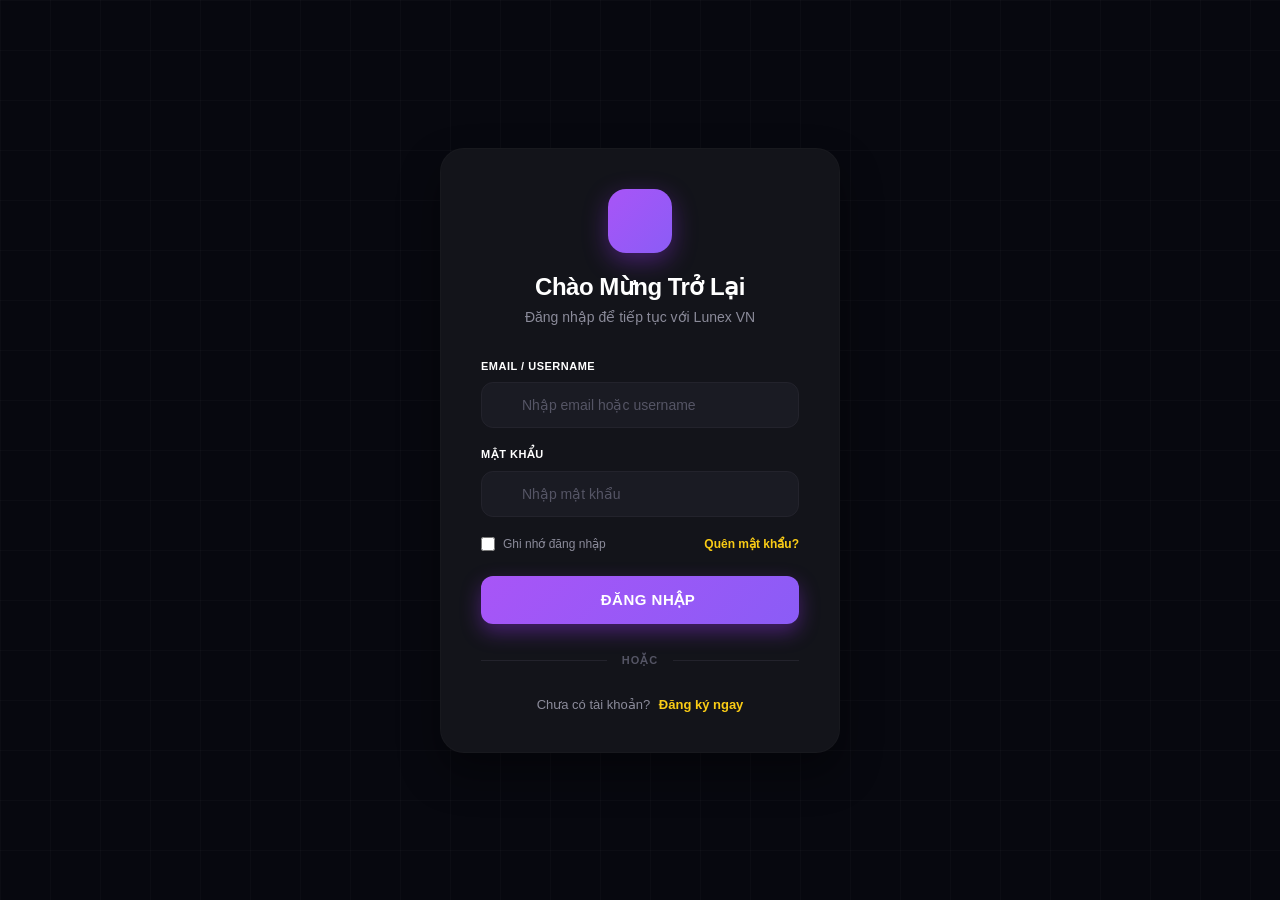
<file: admin.html>
<!DOCTYPE html>
<html lang="vi">
<head>
    <meta charset="UTF-8">
    <meta name="viewport" content="width=device-width, initial-scale=1.0">
    <title>Admin Panel - Lunex VN</title>
    <link rel="stylesheet" href="https://cdnjs.cloudflare.com/ajax/libs/font-awesome/6.4.0/css/all.min.css">
    <link href="https://fonts.googleapis.com/css2?family=Inter:wght@300;400;500;600;700;800&display=swap" rel="stylesheet">
    <link rel="stylesheet" href="admin.css">
<script src="security.js"></script>
<script>
window.onerror = function(msg, url, lineNo, columnNo, error) {
    const errDiv = document.createElement('div');
    errDiv.style.cssText = 'position:fixed;top:10px;left:50%;transform:translateX(-50%);background:red;color:white;padding:15px;z-index:99999;border-radius:8px;font-family:monospace;max-width:90%;word-wrap:break-word;';
    errDiv.innerHTML = `<strong>LỖI HỆ THỐNG:</strong> ${msg}<br><small>Dòng: ${lineNo}</small>`;
    document.body.appendChild(errDiv);
    return false;
};
</script>
</head>
<body>
    <div class="admin-layout">
        
        <!-- Sidebar -->
        <aside class="admin-sidebar">
            <div class="sidebar-header">
                <div class="logo">
                    <i class="fa-solid fa-crown" style="color: var(--accent-purple-light);"></i>
                    <span>Lunex Admin</span>
                </div>
            </div>
            
            <ul class="sidebar-nav">
                <li class="nav-item">
                    <a href="index.html" class="nav-link">
                        <i class="fa-solid fa-store"></i>
                        <span>Xem Cửa Hàng</span>
                    </a>
                </li>
                <li class="nav-item active" onclick="switchTab('dashboard', this)">
                    <a href="#" class="nav-link">
                        <i class="fa-solid fa-chart-line"></i>
                        <span>Trang Tổng Quan</span>
                    </a>
                </li>
                <li class="nav-item" onclick="switchTab('members', this)">
                    <a href="#" class="nav-link">
                        <i class="fa-solid fa-users"></i>
                        <span>Quản Lý Thành Viên</span>
                    </a>
                </li>
                <li class="nav-item" onclick="switchTab('products', this)">
                    <a href="#" class="nav-link">
                        <i class="fa-solid fa-box-open"></i>
                        <span>Quản Lý Sản Phẩm</span>
                    </a>
                </li>
                <li class="nav-item">
                    <a href="#" class="nav-link">
                        <i class="fa-solid fa-gear"></i>
                        <span>Cài Đặt Hệ Thống</span>
                    </a>
                </li>
            </ul>
        </aside>

        <!-- Main Content -->
        <main class="admin-main">
            <!-- Top Header -->
            <header class="main-header">
                <div class="header-search">
                    <i class="fa-solid fa-magnifying-glass"></i>
                    <input type="text" placeholder="Tìm kiếm nhanh...">
                </div>
                <div class="header-profile" style="display: flex; gap: 15px; align-items: center;">
                    <button onclick="if(confirm('Xóa sạch dữ liệu lỗi?')) { localStorage.removeItem('zermango_users'); localStorage.removeItem('zermango_products'); location.reload(); }" style="background: red; color: white; border: none; padding: 5px 10px; border-radius: 5px; cursor: pointer; font-size: 12px; font-weight: bold;"><i class="fa-solid fa-trash"></i> FIX LỖI (Reset Dữ Liệu)</button>
                    <div class="admin-avatar">
                        <i class="fa-solid fa-user-shield"></i>
                    </div>
                    <span id="admin-name">Administrator</span>
                </div>
            </header>

            <!-- Dashboard Content -->
            <div class="dashboard-content">
                <!-- Dashboard Tab -->
                <div id="tab-dashboard" class="tab-content active">
                    <div class="page-header">
                        <h2>Trang Tổng Quan</h2>
                    </div>

                    <!-- Statistics Cards Grid -->
                    <div style="display: grid; grid-template-columns: repeat(auto-fit, minmax(240px, 1fr)); gap: 20px; margin-bottom: 30px;">
                        <!-- Revenue Card -->
                        <div style="background: var(--bg-card); border: 1px solid var(--border-color-card); padding: 25px; border-radius: 16px; display: flex; align-items: center; justify-content: space-between; box-shadow: 0 4px 6px -1px rgba(0,0,0,0.1);">
                            <div>
                                <span style="color: var(--text-muted); font-size: 14px; font-weight: 500;">Doanh Thu Web</span>
                                <h3 id="stat-revenue" style="font-size: 24px; font-weight: 700; margin: 10px 0 0 0; color: #10b981;">0 đ</h3>
                            </div>
                            <div style="background: rgba(16, 185, 129, 0.1); color: #10b981; width: 50px; height: 50px; border-radius: 12px; display: flex; align-items: center; justify-content: center; font-size: 24px;">
                                <i class="fa-solid fa-sack-dollar"></i>
                            </div>
                        </div>

                        <!-- Users Card -->
                        <div style="background: var(--bg-card); border: 1px solid var(--border-color-card); padding: 25px; border-radius: 16px; display: flex; align-items: center; justify-content: space-between; box-shadow: 0 4px 6px -1px rgba(0,0,0,0.1);">
                            <div>
                                <span style="color: var(--text-muted); font-size: 14px; font-weight: 500;">Tài Khoản User</span>
                                <h3 id="stat-users-count" style="font-size: 24px; font-weight: 700; margin: 10px 0 0 0; color: #60a5fa;">0</h3>
                            </div>
                            <div style="background: rgba(96, 165, 250, 0.1); color: #60a5fa; width: 50px; height: 50px; border-radius: 12px; display: flex; align-items: center; justify-content: center; font-size: 24px;">
                                <i class="fa-solid fa-users"></i>
                            </div>
                        </div>

                        <!-- Categories Card -->
                        <div style="background: var(--bg-card); border: 1px solid var(--border-color-card); padding: 25px; border-radius: 16px; display: flex; align-items: center; justify-content: space-between; box-shadow: 0 4px 6px -1px rgba(0,0,0,0.1);">
                            <div>
                                <span style="color: var(--text-muted); font-size: 14px; font-weight: 500;">Danh Mục Sản Phẩm</span>
                                <h3 id="stat-products-count" style="font-size: 24px; font-weight: 700; margin: 10px 0 0 0; color: #a855f7;">0</h3>
                            </div>
                            <div style="background: rgba(168, 85, 247, 0.1); color: #a855f7; width: 50px; height: 50px; border-radius: 12px; display: flex; align-items: center; justify-content: center; font-size: 24px;">
                                <i class="fa-solid fa-tags"></i>
                            </div>
                        </div>
                    </div>
                </div>
                
                <!-- Members Tab -->
                <div id="tab-members" class="tab-content">
                    <div class="page-header">
                        <h2>Quản Lý Thành Viên</h2>
                        <button class="btn btn-primary" onclick="openMemberModal()"><i class="fa-solid fa-plus"></i> Thêm thành viên</button>
                    </div>

                    <div class="data-card">
                        <div class="table-responsive">
                            <table class="data-table">
                                <thead>
                                    <tr>
                                        <th>ID</th>
                                        <th>Tên Đăng Nhập</th>
                                        <th>Vai Trò</th>
                                        <th>Số Dư</th>
                                        <th>Trạng Thái</th>
                                        <th>Thao Tác</th>
                                    </tr>
                                </thead>
                                <tbody id="members-table-body">
                                    <!-- Dữ liệu sẽ được load bằng JS -->
                                </tbody>
                            </table>
                        </div>
                    </div>
                </div>

                <!-- Products Tab -->
                <div id="tab-products" class="tab-content">
                    <div class="page-header">
                        <h2>Quản Lý Sản Phẩm</h2>
                        <button class="btn btn-primary" onclick="openProductModal()"><i class="fa-solid fa-plus"></i> Thêm sản phẩm mới</button>
                    </div>

                    <div class="data-card">
                        <div class="table-responsive">
                            <table class="data-table">
                                <thead>
                                    <tr>
                                        <th>Hình Ảnh</th>
                                        <th>Tên Sản Phẩm</th>
                                        <th>Mô Tả Ngắn</th>
                                        <th>Kho (Keys)</th>
                                        <th>Trạng Thái</th>
                                        <th>Thao Tác</th>
                                    </tr>
                                </thead>
                                <tbody id="products-table-body">
                                    <!-- Dữ liệu sản phẩm sẽ được load bằng JS -->
                                </tbody>
                            </table>
                        </div>
                    </div>
                </div>

            </div>
        </main>
    </div>

    <!-- Product Modal -->
    <div id="productModal" class="modal">
        <div class="modal-content">
            <div class="modal-header">
                <h3 id="modalTitle">Thêm Sản Phẩm Mới</h3>
                <button class="close-btn" onclick="closeProductModal()"><i class="fa-solid fa-xmark"></i></button>
            </div>
            
            <div class="form-group">
                <label>Tên sản phẩm</label>
                <input type="text" id="prodName" placeholder="VD: ModMenu ADR">
            </div>
            <div class="form-group">
                <label>Mô tả sản phẩm</label>
                <textarea id="prodDesc" rows="3" placeholder="VD: Hỗ trợ cả máy Root và Non-Root..."></textarea>
            </div>
            <div class="form-group">
                <label>Link ảnh sản phẩm</label>
                <input type="text" id="prodImg" placeholder="VD: https://link-anh.com/image.jpg">
            </div>
            <div style="display: flex; gap: 15px;">
                <div class="form-group" style="flex: 1;">
                    <label>Giá bán (đ)</label>
                    <input type="number" id="prodPrice" placeholder="VD: 15000">
                </div>
                <div class="form-group" style="flex: 1;">
                    <label>Số key còn</label>
                    <input type="number" id="prodKeys" placeholder="VD: 999">
                </div>
                <div class="form-group" style="flex: 1;">
                    <label>Số lần đã mua</label>
                    <input type="number" id="prodSold" placeholder="VD: 150">
                </div>
            </div>
            <div style="display: flex; gap: 15px;">
                <div class="form-group" style="flex: 1;">
                    <label>Mã giảm giá</label>
                    <input type="text" id="prodDiscount" placeholder="VD: SALE50">
                </div>
            </div>

            <!-- Price Tiers -->
            <div class="form-group">
                <label style="display:flex;align-items:center;gap:8px;">
                    <i class="fa-solid fa-clock" style="color:#a855f7;"></i>
                    Cài đặt giá theo thời hạn key
                </label>
                <div style="background:#1a1a24;border:1px solid rgba(255,255,255,0.08);border-radius:10px;overflow:hidden;">
                    <div style="display:grid;grid-template-columns:1fr 1fr;padding:10px 14px;background:rgba(255,255,255,0.04);font-size:12px;font-weight:700;color:#6b7280;letter-spacing:0.5px;">
                        <span>THỜI HẠN</span><span>GIÁ (đ/key) - để trống = ẩn</span>
                    </div>
                    <div style="padding:12px 14px;display:flex;flex-direction:column;gap:10px;">
                        <div style="display:grid;grid-template-columns:120px 1fr;align-items:center;gap:12px;">
                            <span style="color:#e2e8f0;font-weight:600;font-size:14px;">1 Ngày</span>
                            <input type="number" id="tier1d" placeholder="VD: 15000" style="background:#0f0f14;border:1px solid rgba(255,255,255,0.1);border-radius:8px;color:white;padding:9px 12px;font-size:14px;width:100%;">
                        </div>
                        <div style="display:grid;grid-template-columns:120px 1fr;align-items:center;gap:12px;">
                            <span style="color:#e2e8f0;font-weight:600;font-size:14px;">3 Ngày</span>
                            <input type="number" id="tier3d" placeholder="VD: 30000" style="background:#0f0f14;border:1px solid rgba(255,255,255,0.1);border-radius:8px;color:white;padding:9px 12px;font-size:14px;width:100%;">
                        </div>
                        <div style="display:grid;grid-template-columns:120px 1fr;align-items:center;gap:12px;">
                            <span style="color:#e2e8f0;font-weight:600;font-size:14px;">1 Tuần</span>
                            <input type="number" id="tier1w" placeholder="VD: 65000" style="background:#0f0f14;border:1px solid rgba(255,255,255,0.1);border-radius:8px;color:white;padding:9px 12px;font-size:14px;width:100%;">
                        </div>
                        <div style="display:grid;grid-template-columns:120px 1fr;align-items:center;gap:12px;">
                            <span style="color:#e2e8f0;font-weight:600;font-size:14px;">1 Tháng</span>
                            <input type="number" id="tier1m" placeholder="VD: 250000" style="background:#0f0f14;border:1px solid rgba(255,255,255,0.1);border-radius:8px;color:white;padding:9px 12px;font-size:14px;width:100%;">
                        </div>
                    </div>
                </div>
                <p style="color:#6b7280;font-size:12px;margin-top:6px;"><i class="fa-solid fa-circle-info"></i> Để trống ô nào thì thời hạn đó sẽ không hiển thị trong form mua hàng.</p>
            </div>
            
            <div class="modal-footer">
                <button class="btn" style="background: rgba(255,255,255,0.1); color: white;" onclick="closeProductModal()">Hủy</button>
                <button class="btn btn-primary" onclick="saveProduct()">Lưu Sản Phẩm</button>
            </div>
        </div>
    </div>

    <!-- Member Modal -->
    <div id="memberModal" class="modal">
        <div class="modal-content">
            <div class="modal-header">
                <h3 id="memberModalTitle">Thêm Thành Viên Mới</h3>
                <button class="close-btn" onclick="closeMemberModal()"><i class="fa-solid fa-xmark"></i></button>
            </div>
            
            <div class="form-group">
                <label>Tên đăng nhập</label>
                <input type="text" id="memberUsername" placeholder="VD: user123">
            </div>
            <div class="form-group">
                <label>Mật khẩu</label>
                <input type="password" id="memberPassword" placeholder="VD: ******">
            </div>
            <div style="display: flex; gap: 15px;">
                <div class="form-group" style="flex: 1;">
                    <label>Số dư tài khoản (đ)</label>
                    <input type="number" id="memberBalance" placeholder="VD: 100000" value="0">
                </div>
                <div class="form-group" style="flex: 1;">
                    <label>Vai trò</label>
                    <select id="memberRole" style="width: 100%; background: #1e1e24; border: 1px solid var(--border-color); border-radius: 8px; color: white; padding: 12px; font-size: 14px; outline: none; transition: border-color 0.2s;">
                        <option value="Thành Viên">Thành Viên</option>
                        <option value="Seller">Seller</option>
                        <option value="Admin">Admin</option>
                    </select>
                </div>
            </div>
            
            <div class="modal-footer">
                <button class="btn" style="background: rgba(255,255,255,0.1); color: white;" onclick="closeMemberModal()">Hủy</button>
                <button class="btn btn-primary" onclick="saveMember()">Lưu Thành Viên</button>
            </div>
        </div>
    </div>

    <!-- Notification Container -->
    <div class="toast-container" id="toast-container"></div>

    <script>
        // Load members from localStorage
        function loadMembers() {
            const tbody = document.getElementById('members-table-body');
            let users = [];
            try { users = JSON.parse(localStorage.getItem('zermango_users') || '[]'); } catch(e) { users = []; }
            if (!Array.isArray(users)) users = [];
            
            if (users.length === 0) {
                tbody.innerHTML = '<tr><td colspan="6" style="text-align: center; color: var(--text-muted);">Chưa có thành viên nào đăng ký.</td></tr>';
                return;
            }

            tbody.innerHTML = '';
            users.forEach((user, index) => {
                try {
                    if (!user) return;
                    const formattedBalance = new Intl.NumberFormat('vi-VN', { style: 'currency', currency: 'VND' }).format(user.balance || 0);
                    
                    let roleBadge = '';
                    const isAdmin = (String(user.username || '').toLowerCase().includes('admin')) || user.role === 'Admin';
                    const roleText = isAdmin ? 'Admin' : (user.role || 'Thành Viên');
                
                if (roleText === 'Admin') {
                    roleBadge = '<span class="badge" style="background-color: rgba(16, 185, 129, 0.2); color: #10b981; border: 1px solid #10b981;">Admin</span>';
                } else if (roleText.toLowerCase() === 'seller') {
                    roleBadge = '<span class="badge" style="background-color: rgba(249, 115, 22, 0.2); color: #f97316; border: 1px solid #f97316;">Seller</span>';
                } else {
                    roleBadge = '<span class="badge" style="background-color: rgba(234, 179, 8, 0.2); color: #eab308; border: 1px solid #eab308;">Thành Viên</span>';
                }
                
                const statusBadge = user.isBanned 
                    ? '<span class="badge badge-red" style="background-color: rgba(239, 68, 68, 0.2); color: #ef4444; border: 1px solid #ef4444;">Bị Cấm</span>' 
                    : '<span class="badge badge-green" style="background-color: rgba(16, 185, 129, 0.2); color: #10b981; border: 1px solid #10b981;">Hoạt động</span>';
                
                const tr = document.createElement('tr');
                tr.innerHTML = `
                    <td>#${1000 + index}</td>
                    <td style="font-weight: 600;">${user.username}</td>
                    <td>${roleBadge}</td>
                    <td style="color: var(--accent-green); font-weight: 600;">${formattedBalance}</td>
                    <td>${statusBadge}</td>
                    <td>
                        <div class="action-btns">
                            <button class="btn-icon" style="color: #60a5fa;" title="Xem Thông Tin" onclick="viewInfo('${user.username}')"><i class="fa-solid fa-circle-info"></i></button>
                            <button class="btn-icon text-purple" style="color: #a855f7;" title="Chỉnh Sửa Vai Trò (Admin/Seller/Thành Viên)" onclick="changeRole('${user.username}')"><i class="fa-solid fa-user-tag"></i></button>
                            <button class="btn-icon text-green" style="color: #10b981;" title="Đổi Tên & Mật Khẩu" onclick="openMemberModal('${user.username}')"><i class="fa-solid fa-pen-to-square"></i></button>
                            <button class="btn-icon text-blue" title="Cài đặt số dư" onclick="addMoney('${user.username}')"><i class="fa-solid fa-money-bill-wave"></i></button>
                            <button class="btn-icon text-orange" style="color: #f97316;" title="Cấm / Mở Khóa" onclick="toggleBan('${user.username}')"><i class="fa-solid fa-user-lock"></i></button>
                            <button class="btn-icon text-red" title="Xóa vĩnh viễn" onclick="deleteUser('${user.username}')"><i class="fa-solid fa-trash"></i></button>
                        </div>
                    </td>
                `;
                tbody.appendChild(tr);
                } catch(err) { console.error('Error rendering user', err); }
            });
        }

        // Switch Tabs logic
        function switchTab(tabId, element) {
            // Update nav active state
            document.querySelectorAll('.nav-item').forEach(el => el.classList.remove('active'));
            element.classList.add('active');

            // Update content active state
            document.querySelectorAll('.tab-content').forEach(el => el.classList.remove('active'));
            document.getElementById('tab-' + tabId).classList.add('active');
        }

        // Actions
        function changeRole(username) {
            let users = [];
            try { users = JSON.parse(localStorage.getItem('zermango_users') || '[]'); } catch(e) { users = []; }
            if (!Array.isArray(users)) users = [];
            const userIndex = users.findIndex(u => u.username === username);
            if (userIndex !== -1) {
                const currentRole = users[userIndex].role || 'Thành Viên';
                let newRole = prompt(`Nhập vai trò mới cho ${username}:\n(Các vai trò hợp lệ: Admin, Seller, Thành Viên)`, currentRole);
                
                if (newRole) {
                    newRole = newRole.trim();
                    // Chuẩn hóa tên
                    if (newRole.toLowerCase() === 'admin') newRole = 'Admin';
                    else if (newRole.toLowerCase() === 'seller') newRole = 'Seller';
                    else newRole = 'Thành Viên';

                    users[userIndex].role = newRole;
                    localStorage.setItem('zermango_users', JSON.stringify(users));
                    
                    // Update current user if editing self
                    let currentUser = null;
                    try { currentUser = JSON.parse(localStorage.getItem('zermango_user')); } catch(e) {}
                    if(currentUser && currentUser.username === username) {
                        currentUser.role = newRole;
                        localStorage.setItem('zermango_user', JSON.stringify(currentUser));
                    }
                    
                    alert(`Đã đổi vai trò thành ${newRole}!`);
                    loadMembers(); // reload table
                }
            }
        }

        function addMoney(username) {
            const amountStr = prompt(`Nhập SỐ DƯ MỚI cho user ${username}:\n(Ví dụ: 0, 10000, 500000)`);
            if (amountStr === null || amountStr.trim() === '') return;
            
            const amount = parseInt(amountStr);
            if (isNaN(amount) || amount < 0) {
                alert('Vui lòng nhập một số hợp lệ lớn hơn hoặc bằng 0!');
                return;
            }

            let users = [];
            try { users = JSON.parse(localStorage.getItem('zermango_users') || '[]'); } catch(e) { users = []; }
            const userIndex = users.findIndex(u => u.username === username);
            
            if (userIndex !== -1) {
                users[userIndex].balance = amount;
                
                localStorage.setItem('zermango_users', JSON.stringify(users));
                
                // Cập nhật session hiện tại nếu tự đổi cho mình
                let currentUser = null;
                try { currentUser = JSON.parse(localStorage.getItem('zermango_user')); } catch(e) {}
                if(currentUser && currentUser.username === username) {
                    currentUser.balance = users[userIndex].balance;
                    localStorage.setItem('zermango_user', JSON.stringify(currentUser));
                }
                
                alert(`Đã cài đặt số dư thành công. Số dư mới: ${new Intl.NumberFormat('vi-VN', { style: 'currency', currency: 'VND' }).format(users[userIndex].balance)}`);
                loadMembers();
            }
        }

        let editingUsername = null;

        function openMemberModal(username = null) {
            editingUsername = username;
            if (username) {
                document.getElementById('memberModalTitle').textContent = 'Chỉnh Sửa Thành Viên';
                let users = [];
                try { users = JSON.parse(localStorage.getItem('zermango_users') || '[]'); } catch(e) { users = []; }
                if (!Array.isArray(users)) users = [];
                const u = users.find(x => x.username === username);
                if (u) {
                    document.getElementById('memberUsername').value = u.username;
                    document.getElementById('memberPassword').value = u.password;
                    document.getElementById('memberBalance').value = u.balance || 0;
                    document.getElementById('memberRole').value = u.role || 'Thành Viên';
                }
            } else {
                document.getElementById('memberModalTitle').textContent = 'Thêm Thành Viên Mới';
                document.getElementById('memberUsername').value = '';
                document.getElementById('memberPassword').value = '';
                document.getElementById('memberBalance').value = 0;
                document.getElementById('memberRole').value = 'Thành Viên';
            }
            document.getElementById('memberModal').classList.add('active');
        }

        function closeMemberModal() {
            document.getElementById('memberModal').classList.remove('active');
            editingUsername = null;
        }

        function saveMember() {
            const username = document.getElementById('memberUsername').value.trim();
            const password = document.getElementById('memberPassword').value.trim();
            const balance = parseInt(document.getElementById('memberBalance').value) || 0;
            const role = document.getElementById('memberRole').value;

            if (!username || !password) {
                alert('Tên đăng nhập và mật khẩu không được để trống!');
                return;
            }

            let users = [];
            try { users = JSON.parse(localStorage.getItem('zermango_users') || '[]'); } catch(e) { users = []; }
            if (!Array.isArray(users)) users = [];

            if (editingUsername) {
                // Check if username changed and new username is taken
                if (username !== editingUsername && users.some(u => u.username === username)) {
                    alert('Tên đăng nhập này đã tồn tại!');
                    return;
                }

                // Update
                const index = users.findIndex(u => u.username === editingUsername);
                if (index !== -1) {
                    users[index] = {
                        ...users[index],
                        username, password, balance, role
                    };
                }

                // Update session if it's the current user
                let currentUser = null;
                try { currentUser = JSON.parse(localStorage.getItem('zermango_user')); } catch(e) {}
                if (currentUser && currentUser.username === editingUsername) {
                    currentUser.username = username;
                    currentUser.password = password;
                    currentUser.balance = balance;
                    currentUser.role = role;
                    localStorage.setItem('zermango_user', JSON.stringify(currentUser));
                }
            } else {
                // Add new
                if (users.some(u => u.username === username)) {
                    alert('Tên đăng nhập này đã tồn tại!');
                    return;
                }

                users.push({
                    username, password, balance, role,
                    isBanned: false,
                    ipAddress: `103.153.${Math.floor(Math.random() * 255)}.${Math.floor(Math.random() * 255)}`
                });
            }

            localStorage.setItem('zermango_users', JSON.stringify(users));
            closeMemberModal();
            loadMembers();
            loadDashboardStats();
            alert(editingUsername ? 'Đã cập nhật thông tin thành viên!' : 'Đã thêm thành viên mới thành công!');
        }

        function viewInfo(username) {
            let users = [];
            try { users = JSON.parse(localStorage.getItem('zermango_users') || '[]'); } catch(e) { users = []; }
            if (!Array.isArray(users)) users = [];
            const user = users.find(u => u.username === username);
            if (!user) return;

            // Generate fake IP if not exist (for mock purpose)
            if (!user.ipAddress) {
                user.ipAddress = `103.153.${Math.floor(Math.random() * 255)}.${Math.floor(Math.random() * 255)}`;
                localStorage.setItem('zermango_users', JSON.stringify(users));
            }

            const formattedBalance = new Intl.NumberFormat('vi-VN', { style: 'currency', currency: 'VND' }).format(user.balance || 0);
            
            const infoText = `
THÔNG TIN TÀI KHOẢN: ${user.username}
-------------------------------------
▪️ Mật khẩu: ${user.password}
▪️ Vai trò: ${user.role || 'Member'}
▪️ Số dư: ${formattedBalance}
▪️ Trạng thái: ${user.isBanned ? 'Bị khóa' : 'Đang hoạt động'}
▪️ Địa chỉ IP: ${user.ipAddress}
            `;
            
            alert(infoText);
        }

        function toggleBan(username) {
            let users = [];
            try { users = JSON.parse(localStorage.getItem('zermango_users') || '[]'); } catch(e) { users = []; }
            if (!Array.isArray(users)) users = [];
            const userIndex = users.findIndex(u => u.username === username);
            
            if (userIndex !== -1) {
                const isCurrentlyBanned = users[userIndex].isBanned;
                const confirmMsg = isCurrentlyBanned 
                    ? `Bạn có muốn MỞ KHÓA cho user ${username}?` 
                    : `Bạn có muốn CẤM user ${username} đăng nhập?`;
                    
                if(confirm(confirmMsg)) {
                    users[userIndex].isBanned = !isCurrentlyBanned;
                    localStorage.setItem('zermango_users', JSON.stringify(users));
                    
                    // If banning the current user, log them out
                    if (!isCurrentlyBanned) {
                        let currentUser = null;
                        try { currentUser = JSON.parse(localStorage.getItem('zermango_user')); } catch(e) {}
                        if(currentUser && currentUser.username === username) {
                            localStorage.removeItem('zermango_user');
                        }
                    }
                    
                    loadMembers();
                }
            }
        }

        function deleteUser(username) {
            if(confirm('Bạn có chắc chắn muốn xóa user: ' + username + ' không? Hành động này không thể hoàn tác!')) {
                let users = [];
                try { users = JSON.parse(localStorage.getItem('zermango_users') || '[]'); } catch(e) { users = []; }
                if (!Array.isArray(users)) users = [];
                users = users.filter(u => u.username !== username);
                localStorage.setItem('zermango_users', JSON.stringify(users));
                
                // If the deleted user is the currently logged in user, log them out
                let currentUser = null;
                try { currentUser = JSON.parse(localStorage.getItem('zermango_user')); } catch(e) {}
                if(currentUser && currentUser.username === username) {
                    localStorage.removeItem('zermango_user');
                }
                
                alert('Đã xóa ' + username + ' thành công!');
                loadMembers();
                loadDashboardStats();
            }
        }

        let editingProductId = null;

        // Init Check
        window.onload = function() {
            const userStr = localStorage.getItem('zermango_user');
            if(!userStr) {
                window.location.href = 'login.html';
                return;
            }
            
            let user = null;
            try { user = JSON.parse(userStr); } catch(e) { user = {}; }
            const isAdmin = (String(user.username || '').toLowerCase().includes('admin')) || user.role === 'Admin';
            
            if(!isAdmin) {
                alert('Bạn không có quyền truy cập trang này!');
                window.location.href = 'index.html';
                return;
            }

            document.getElementById('admin-name').textContent = user.username;
            loadMembers();
            loadProducts();
            loadDashboardStats();
        }

        function loadDashboardStats() {
            let users = [];
            try { users = JSON.parse(localStorage.getItem('zermango_users') || '[]'); } catch(e) { users = []; }
            if (!Array.isArray(users)) users = [];
            let products = [];
            try { products = JSON.parse(localStorage.getItem('zermango_products') || '[]'); } catch(e) { products = []; }
            if (!Array.isArray(products)) products = [];
            
            let totalRevenue = 0;
            users.forEach(u => {
                try {
                    const purchased = Array.isArray(u.purchasedKeys) ? u.purchasedKeys : [];
                    purchased.forEach(item => {
                        totalRevenue += item.total || 0;
                    });
                } catch(err) {}
            });
            
            document.getElementById('stat-revenue').textContent = new Intl.NumberFormat('vi-VN').format(totalRevenue) + ' đ';
            document.getElementById('stat-users-count').textContent = users.length;
            document.getElementById('stat-products-count').textContent = products.length;
        }

        // --- PRODUCTS MANAGEMENT ---
        function loadProducts() {
            let products = [];
            try { products = JSON.parse(localStorage.getItem('zermango_products') || '[]'); } catch(e) { products = []; }
            if (!Array.isArray(products)) products = [];
            const tbody = document.getElementById('products-table-body');
            tbody.innerHTML = '';

            products.forEach(prod => {
                try {
                    if (!prod) return;
                    const tr = document.createElement('tr');
                    const imgHtml = prod.img 
                        ? `<img src="${prod.img}" alt="${prod.name}" style="width: 60px; height: 35px; border-radius: 4px; object-fit: cover;">`
                        : `<div class="prod-img-mini" style="background: #1e1e24; display: flex; align-items: center; justify-content: center; width: 60px; height: 35px; border-radius: 4px; font-size: 10px; color: white;">NO IMG</div>`;

                tr.innerHTML = `
                    <td>${imgHtml}</td>
                    <td style="font-weight: 600;">${prod.name}</td>
                    <td style="color: var(--text-muted); font-size: 13px;">${(prod.desc || '').substring(0, 30)}${(prod.desc || '').length > 30 ? '...' : ''}</td>
                    <td><span class="badge badge-green">${prod.keys}</span></td>
                    <td><span class="badge badge-outline">${prod.status || 'Đang bán'}</span></td>
                    <td>
                        <div class="action-btns">
                            <button class="btn-icon text-blue" title="Chỉnh sửa" onclick="openProductModal('${prod.id}')"><i class="fa-solid fa-pen-to-square"></i></button>
                            <button class="btn-icon text-red" title="Xóa" onclick="deleteProduct('${prod.id}')"><i class="fa-solid fa-trash"></i></button>
                        </div>
                    </td>
                `;
                tbody.appendChild(tr);
                } catch(err) { console.error('Error rendering product', err); }
            });
        }

        function openProductModal(id = null) {
            editingProductId = id;
            if (id) {
                document.getElementById('modalTitle').textContent = 'Chỉnh Sửa Sản Phẩm';
                let products = [];
                try { products = JSON.parse(localStorage.getItem('zermango_products') || '[]'); } catch(e) { products = []; }
                if (!Array.isArray(products)) products = [];
                const prod = products.find(p => p.id === id);
                if (prod) {
                    document.getElementById('prodName').value = prod.name || '';
                    document.getElementById('prodDesc').value = prod.desc || '';
                    document.getElementById('prodImg').value = prod.img || '';
                    if(document.getElementById('prodPrice')) document.getElementById('prodPrice').value = prod.price || 0;
                    document.getElementById('prodKeys').value = prod.keys || '';
                    document.getElementById('prodSold').value = prod.sold || '';
                    document.getElementById('prodDiscount').value = prod.discount || '';
                    // Load price tiers
                    const tiers = prod.priceTiers || {};
                    document.getElementById('tier1d').value = tiers['1 Ngày'] || '';
                    document.getElementById('tier3d').value = tiers['3 Ngày'] || '';
                    document.getElementById('tier1w').value = tiers['1 Tuần'] || '';
                    document.getElementById('tier1m').value = tiers['1 Tháng'] || '';
                }
            } else {
                document.getElementById('modalTitle').textContent = 'Thêm Sản Phẩm Mới';
                document.getElementById('prodName').value = '';
                document.getElementById('prodDesc').value = '';
                document.getElementById('prodImg').value = '';
                if(document.getElementById('prodPrice')) document.getElementById('prodPrice').value = '';
                document.getElementById('prodKeys').value = '';
                document.getElementById('prodSold').value = '';
                document.getElementById('prodDiscount').value = '';
                // Clear tier inputs
                document.getElementById('tier1d').value = '';
                document.getElementById('tier3d').value = '';
                document.getElementById('tier1w').value = '';
                document.getElementById('tier1m').value = '';
            }
            document.getElementById('productModal').classList.add('active');
        }

        function closeProductModal() {
            document.getElementById('productModal').classList.remove('active');
            editingProductId = null;
        }

        function saveProduct() {
            const name = document.getElementById('prodName').value.trim();
            const desc = document.getElementById('prodDesc').value.trim();
            const img = document.getElementById('prodImg').value.trim();
            const keys = document.getElementById('prodKeys').value.trim();
            const sold = document.getElementById('prodSold').value.trim();
            const discount = document.getElementById('prodDiscount').value.trim();

            // Build priceTiers from inputs
            const priceTiers = {};
            const t1d = parseInt(document.getElementById('tier1d').value) || 0;
            const t3d = parseInt(document.getElementById('tier3d').value) || 0;
            const t1w = parseInt(document.getElementById('tier1w').value) || 0;
            const t1m = parseInt(document.getElementById('tier1m').value) || 0;
            if(t1d) priceTiers['1 Ngày'] = t1d;
            if(t3d) priceTiers['3 Ngày'] = t3d;
            if(t1w) priceTiers['1 Tuần'] = t1w;
            if(t1m) priceTiers['1 Tháng'] = t1m;

            // Use lowest tier price as base price
            const tierValues = Object.values(priceTiers);
            const price = tierValues.length > 0 ? Math.min(...tierValues) : 0;
            const duration = Object.keys(priceTiers)[0] || '1 Ngày';

            if (!name) {
                alert('Tên sản phẩm không được để trống!');
                return;
            }

            let products = [];
            try { products = JSON.parse(localStorage.getItem('zermango_products') || '[]'); } catch(e) { products = []; }
            if (!Array.isArray(products)) products = [];

            if (editingProductId) {
                const index = products.findIndex(p => p.id === editingProductId);
                if (index !== -1) {
                    products[index] = {
                        ...products[index],
                        name, desc, img, price, keys: parseInt(keys) || 0, sold: parseInt(sold) || 0,
                        discount, duration, priceTiers
                    };
                }
            } else {
                products.push({
                    id: Date.now().toString(),
                    name, desc, img, price, keys: parseInt(keys) || 0, sold: parseInt(sold) || 0,
                    discount, duration, priceTiers,
                    status: 'Đang bán'
                });
            }

            localStorage.setItem('zermango_products', JSON.stringify(products));
            closeProductModal();
            loadProducts();
            loadDashboardStats();
            alert(editingProductId ? 'Đã cập nhật sản phẩm!' : 'Đã thêm sản phẩm mới!');
        }

        function deleteProduct(id) {
            if(confirm('Bạn có chắc chắn muốn xóa sản phẩm này?')) {
                let products = [];
                try { products = JSON.parse(localStorage.getItem('zermango_products') || '[]'); } catch(e) { products = []; }
                if (!Array.isArray(products)) products = [];
                products = products.filter(p => p.id !== id);
                localStorage.setItem('zermango_products', JSON.stringify(products));
                loadProducts();
                loadDashboardStats();
                alert('Đã xóa sản phẩm!');
            }
        }
        // --- END PRODUCTS MANAGEMENT ---
    </script>
</body>
</html>
</file>
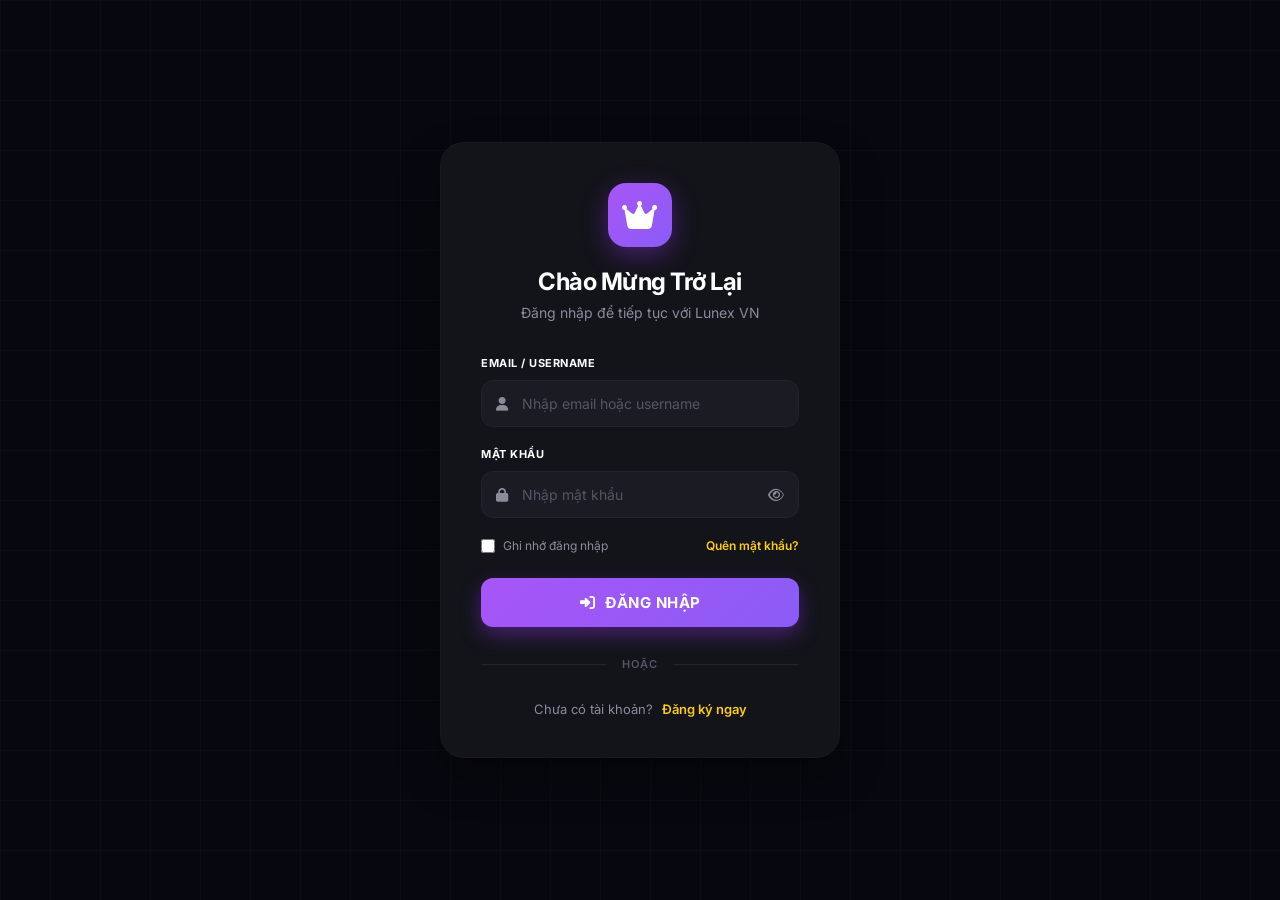
<file: login.html>
<!DOCTYPE html>
<html lang="vi">
<head>
    <meta charset="UTF-8">
    <meta name="viewport" content="width=device-width, initial-scale=1.0">
    <title>Đăng nhập - Lunex VN</title>
    <link rel="stylesheet" href="https://cdnjs.cloudflare.com/ajax/libs/font-awesome/6.4.0/css/all.min.css">
    <link rel="stylesheet" href="ted-auth.css">
<script src="security.js"></script>
</head>
<body>

    <div class="auth-wrapper">
        <div class="auth-card">
            
            <div class="auth-header">
                <div class="auth-icon">
                    <i class="fa-solid fa-crown"></i>
                </div>
                <h1>Chào Mừng Trở Lại</h1>
                <p>Đăng nhập để tiếp tục với Lunex VN</p>
            </div>
            
            <form id="login-form">
                <div class="form-group">
                    <label for="username">EMAIL / USERNAME</label>
                    <div class="input-wrapper">
                        <i class="fa-solid fa-user icon-left"></i>
                        <input type="text" id="username" placeholder="Nhập email hoặc username" required>
                    </div>
                </div>
                
                <div class="form-group">
                    <label for="password">MẬT KHẨU</label>
                    <div class="input-wrapper">
                        <i class="fa-solid fa-lock icon-left"></i>
                        <input type="password" id="password" placeholder="Nhập mật khẩu" required>
                        <i class="fa-regular fa-eye icon-right" onclick="togglePassword('password')"></i>
                    </div>
                </div>
                
                <div class="form-options">
                    <label class="remember-me">
                        <input type="checkbox">
                        Ghi nhớ đăng nhập
                    </label>
                    <a href="#" class="forgot-pw">Quên mật khẩu?</a>
                </div>
                
                <button type="submit" class="btn-submit">
                    <i class="fa-solid fa-right-to-bracket"></i> ĐĂNG NHẬP
                </button>
            </form>
            
            <div class="divider">HOẶC</div>
            
            <div class="auth-footer">
                Chưa có tài khoản? <a href="register.html">Đăng ký ngay</a>
            </div>
            
        </div>
    </div>

    <div class="toast-container" id="toast-container"></div>
    <script src="script.js"></script>
    <script>
        function togglePassword(inputId) {
            const input = document.getElementById(inputId);
            const icon = input.nextElementSibling;
            if (input.type === 'password') {
                input.type = 'text';
                icon.classList.remove('fa-eye');
                icon.classList.add('fa-eye-slash');
            } else {
                input.type = 'password';
                icon.classList.remove('fa-eye-slash');
                icon.classList.add('fa-eye');
            }
        }
    </script>
</body>
</html>
</file>
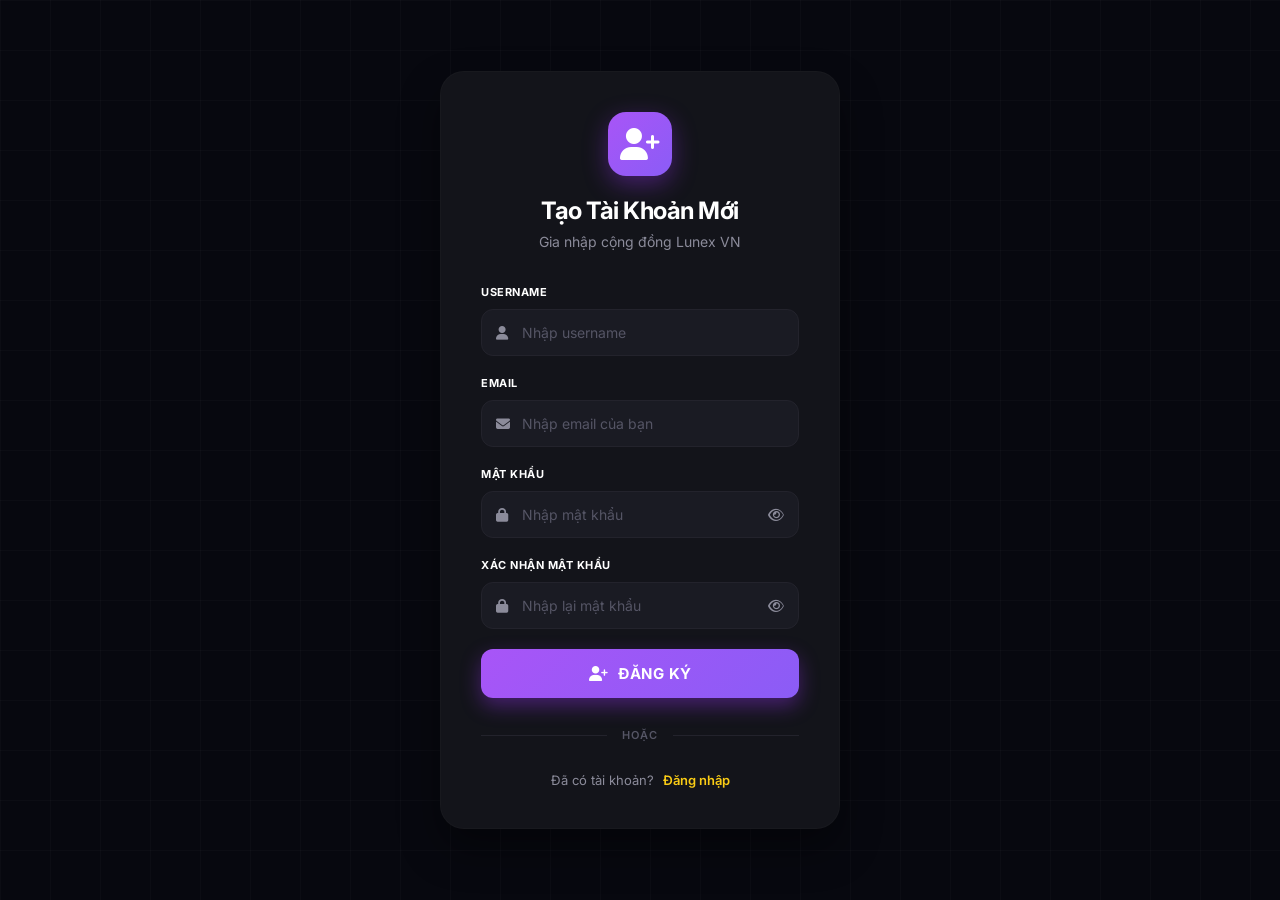
<file: register.html>
<!DOCTYPE html>
<html lang="vi">
<head>
    <meta charset="UTF-8">
    <meta name="viewport" content="width=device-width, initial-scale=1.0">
    <title>Đăng ký - Lunex VN</title>
    <link rel="stylesheet" href="https://cdnjs.cloudflare.com/ajax/libs/font-awesome/6.4.0/css/all.min.css">
    <link rel="stylesheet" href="ted-auth.css">
<script src="security.js"></script>
</head>
<body>

    <div class="auth-wrapper">
        <div class="auth-card">
            
            <div class="auth-header">
                <div class="auth-icon">
                    <i class="fa-solid fa-user-plus"></i>
                </div>
                <h1>Tạo Tài Khoản Mới</h1>
                <p>Gia nhập cộng đồng Lunex VN</p>
            </div>
            
            <form id="register-form">
                <div class="form-group">
                    <label for="username">USERNAME</label>
                    <div class="input-wrapper">
                        <i class="fa-solid fa-user icon-left"></i>
                        <input type="text" id="username" placeholder="Nhập username" required>
                    </div>
                </div>

                <div class="form-group">
                    <label for="email">EMAIL</label>
                    <div class="input-wrapper">
                        <i class="fa-solid fa-envelope icon-left"></i>
                        <input type="email" id="email" placeholder="Nhập email của bạn" required>
                    </div>
                </div>
                
                <div class="form-group">
                    <label for="password">MẬT KHẨU</label>
                    <div class="input-wrapper">
                        <i class="fa-solid fa-lock icon-left"></i>
                        <input type="password" id="password" placeholder="Nhập mật khẩu" required>
                        <i class="fa-regular fa-eye icon-right" onclick="togglePassword('password')"></i>
                    </div>
                </div>

                <div class="form-group">
                    <label for="confirm-password">XÁC NHẬN MẬT KHẨU</label>
                    <div class="input-wrapper">
                        <i class="fa-solid fa-lock icon-left"></i>
                        <input type="password" id="confirm-password" placeholder="Nhập lại mật khẩu" required>
                        <i class="fa-regular fa-eye icon-right" onclick="togglePassword('confirm-password')"></i>
                    </div>
                </div>
                
                <button type="submit" class="btn-submit btn-register">
                    <i class="fa-solid fa-user-plus"></i> ĐĂNG KÝ
                </button>
            </form>
            
            <div class="divider">HOẶC</div>
            
            <div class="auth-footer">
                Đã có tài khoản? <a href="login.html">Đăng nhập</a>
            </div>
            
        </div>
    </div>

    <div class="toast-container" id="toast-container"></div>
    <script src="script.js"></script>
    <script>
        function togglePassword(inputId) {
            const input = document.getElementById(inputId);
            const icon = input.nextElementSibling;
            if (input.type === 'password') {
                input.type = 'text';
                icon.classList.remove('fa-eye');
                icon.classList.add('fa-eye-slash');
            } else {
                input.type = 'password';
                icon.classList.remove('fa-eye-slash');
                icon.classList.add('fa-eye');
            }
        }
    </script>
</body>
</html>
</file>
<file: admin.css>
:root {
  --bg-dark: #07080f; /* Very dark navy */
  --bg-sidebar: #0e0f17;
  --bg-card: #13141a;
  --bg-header: #0e0f17;
  --bg-hover: #1c1d26;
  
  --text-main: #ffffff;
  --text-muted: #8b8b9a;
  
  --accent-purple: #8b5cf6;
  --accent-purple-light: #a855f7;
  --accent-green: #10b981;
  --accent-red: #ef4444;
  --accent-blue: #3b82f6;
  
  --border-color: #23232c;
  --sidebar-width: 260px;
}

* {
  margin: 0;
  padding: 0;
  box-sizing: border-box;
  font-family: 'Inter', sans-serif;
}

body {
  background-color: var(--bg-dark);
  color: var(--text-main);
  overflow-x: hidden;
}

a {
  text-decoration: none;
  color: inherit;
}

ul {
  list-style: none;
}

/* Layout */
.admin-layout {
  display: flex;
  min-height: 100vh;
}

/* Sidebar */
.admin-sidebar {
  width: var(--sidebar-width);
  background-color: var(--bg-sidebar);
  border-right: 1px solid var(--border-color);
  position: fixed;
  height: 100vh;
  left: 0;
  top: 0;
  display: flex;
  flex-direction: column;
}

.sidebar-header {
  height: 70px;
  display: flex;
  align-items: center;
  padding: 0 25px;
  border-bottom: 1px solid var(--border-color);
}

.logo {
  font-size: 20px;
  font-weight: 700;
  display: flex;
  align-items: center;
  gap: 10px;
}

.sidebar-nav {
  padding: 20px 15px;
  flex: 1;
}

.nav-item {
  margin-bottom: 5px;
}

.nav-link {
  display: flex;
  align-items: center;
  gap: 15px;
  padding: 12px 15px;
  border-radius: 10px;
  color: var(--text-muted);
  font-weight: 500;
  font-size: 14px;
  transition: all 0.2s ease;
}

.nav-link i {
  font-size: 16px;
  width: 20px;
  text-align: center;
}

.nav-item:hover .nav-link,
.nav-item.active .nav-link {
  background-color: var(--bg-hover);
  color: var(--text-main);
}

.nav-item.active .nav-link {
  border-left: 3px solid var(--accent-purple-light);
  border-radius: 0 10px 10px 0;
}

/* Main Content */
.admin-main {
  flex: 1;
  margin-left: var(--sidebar-width);
  display: flex;
  flex-direction: column;
}

.main-header {
  height: 70px;
  background-color: var(--bg-header);
  border-bottom: 1px solid var(--border-color);
  display: flex;
  align-items: center;
  justify-content: space-between;
  padding: 0 30px;
  position: sticky;
  top: 0;
  z-index: 10;
}

.header-search {
  display: flex;
  align-items: center;
  background-color: var(--bg-dark);
  border: 1px solid var(--border-color);
  border-radius: 8px;
  padding: 8px 15px;
  width: 300px;
}

.header-search i {
  color: var(--text-muted);
  font-size: 14px;
}

.header-search input {
  background: transparent;
  border: none;
  outline: none;
  color: var(--text-main);
  margin-left: 10px;
  width: 100%;
  font-size: 14px;
}

.header-profile {
  display: flex;
  align-items: center;
  gap: 12px;
  font-size: 14px;
  font-weight: 600;
  cursor: pointer;
}

.admin-avatar {
  width: 35px;
  height: 35px;
  background: linear-gradient(135deg, var(--accent-purple-light), var(--accent-purple));
  border-radius: 10px;
  display: flex;
  align-items: center;
  justify-content: center;
  font-size: 16px;
}

/* Dashboard Content */
.dashboard-content {
  padding: 30px;
  flex: 1;
}

.tab-content {
  display: none;
}

.tab-content.active {
  display: block;
}

.page-header {
  display: flex;
  justify-content: space-between;
  align-items: center;
  margin-bottom: 25px;
}

.page-header h2 {
  font-size: 24px;
  font-weight: 700;
}

.btn {
  padding: 10px 18px;
  border-radius: 8px;
  font-size: 14px;
  font-weight: 600;
  cursor: pointer;
  border: none;
  display: flex;
  align-items: center;
  gap: 8px;
  transition: all 0.2s;
}

.btn-primary {
  background: linear-gradient(135deg, var(--accent-purple-light), var(--accent-purple));
  color: white;
  box-shadow: 0 4px 15px rgba(147, 51, 234, 0.3);
}

.btn-primary:hover {
  transform: translateY(-2px);
  box-shadow: 0 6px 20px rgba(147, 51, 234, 0.5);
}

/* Data Table */
.data-card {
  background-color: var(--bg-card);
  border: 1px solid var(--border-color);
  border-radius: 16px;
  overflow: hidden;
  box-shadow: 0 10px 30px rgba(0,0,0,0.2);
}

.table-responsive {
  overflow-x: auto;
}

.data-table {
  width: 100%;
  border-collapse: collapse;
  text-align: left;
}

.data-table th, 
.data-table td {
  padding: 15px 20px;
  font-size: 14px;
}

.data-table th {
  background-color: rgba(255,255,255,0.02);
  color: var(--text-muted);
  font-weight: 600;
  text-transform: uppercase;
  font-size: 11px;
  letter-spacing: 0.5px;
  border-bottom: 1px solid var(--border-color);
}

.data-table td {
  border-bottom: 1px solid rgba(255,255,255,0.03);
}

.data-table tbody tr:hover {
  background-color: rgba(255,255,255,0.02);
}

.data-table tbody tr:last-child td {
  border-bottom: none;
}

/* Badges */
.badge {
  padding: 4px 10px;
  border-radius: 20px;
  font-size: 11px;
  font-weight: 600;
}

.badge-purple {
  background-color: rgba(147, 51, 234, 0.2);
  color: #c084fc;
}

.badge-gray {
  background-color: rgba(255, 255, 255, 0.1);
  color: var(--text-muted);
}

.badge-green {
  background-color: rgba(16, 185, 129, 0.2);
  color: var(--accent-green);
}

.badge-outline {
  border: 1px solid var(--border-color);
  color: var(--text-muted);
}

/* Action Buttons */
.action-btns {
  display: flex;
  gap: 10px;
}

.btn-icon {
  background: transparent;
  border: none;
  width: 30px;
  height: 30px;
  border-radius: 8px;
  display: flex;
  align-items: center;
  justify-content: center;
  cursor: pointer;
  transition: all 0.2s;
}

.btn-icon:hover {
  background-color: var(--bg-hover);
}

.text-blue { color: var(--accent-blue); }
.text-red { color: var(--accent-red); }

/* Modal Styles */
.modal {
  display: none;
  position: fixed;
  z-index: 1000;
  left: 0;
  top: 0;
  width: 100%;
  height: 100%;
  background-color: rgba(0, 0, 0, 0.7);
  backdrop-filter: blur(5px);
  align-items: center;
  justify-content: center;
}

.modal.active {
  display: flex;
}

.modal-content {
  background-color: var(--bg-card);
  border: 1px solid var(--border-color);
  border-radius: 16px;
  width: 90%;
  max-width: 500px;
  padding: 30px;
  position: relative;
  box-shadow: 0 10px 40px rgba(0,0,0,0.5);
  animation: modalIn 0.3s ease;
}

@keyframes modalIn {
  from { opacity: 0; transform: translateY(-20px); }
  to { opacity: 1; transform: translateY(0); }
}

.modal-header {
  display: flex;
  justify-content: space-between;
  align-items: center;
  margin-bottom: 25px;
}

.modal-header h3 {
  font-size: 20px;
  font-weight: 700;
}

.close-btn {
  background: transparent;
  border: none;
  color: var(--text-muted);
  font-size: 20px;
  cursor: pointer;
  transition: 0.2s;
}

.close-btn:hover {
  color: var(--text-main);
}

.form-group {
  margin-bottom: 15px;
}

.form-group label {
  display: block;
  margin-bottom: 8px;
  font-size: 13px;
  font-weight: 600;
  color: var(--text-muted);
}

.form-group input,
.form-group textarea {
  width: 100%;
  background-color: var(--bg-dark);
  border: 1px solid var(--border-color);
  border-radius: 8px;
  padding: 12px 15px;
  color: var(--text-main);
  font-size: 14px;
  outline: none;
  transition: all 0.2s;
}

.form-group input:focus,
.form-group textarea:focus {
  border-color: var(--accent-purple);
  box-shadow: 0 0 0 2px rgba(139, 92, 246, 0.2);
}

.modal-footer {
  margin-top: 30px;
  display: flex;
  justify-content: flex-end;
  gap: 15px;
}
</file>
<file: ted-auth.css>
@import url('https://fonts.googleapis.com/css2?family=Inter:wght@400;500;600;700;800&display=swap');

:root {
  --bg-dark: #07080f; /* Nền tối xanh đen */
  --bg-card: #13141a; /* Nền form */
  --bg-input: #1a1b23; /* Nền ô input */
  --text-main: #ffffff;
  --text-muted: #8b8b9a;
  --accent-purple: #8b5cf6;
  --accent-purple-light: #a855f7;
  --accent-yellow: #facc15;
  --border-color: #23232c;
}

* {
  margin: 0;
  padding: 0;
  box-sizing: border-box;
  font-family: 'Inter', sans-serif;
}

body {
  background-color: var(--bg-dark);
  color: var(--text-main);
  min-height: 100vh;
  display: flex;
  align-items: center;
  justify-content: center;
  position: relative;
  /* Grid background */
  background-image: 
    linear-gradient(rgba(255, 255, 255, 0.02) 1px, transparent 1px),
    linear-gradient(90deg, rgba(255, 255, 255, 0.02) 1px, transparent 1px);
  background-size: 50px 50px;
}

.auth-wrapper {
  width: 100%;
  max-width: 440px;
  padding: 20px;
  z-index: 10;
}

.auth-card {
  background-color: var(--bg-card);
  border-radius: 24px;
  padding: 40px;
  box-shadow: 0 20px 40px rgba(0, 0, 0, 0.4);
  border: 1px solid rgba(255,255,255,0.02);
}

.auth-header {
  text-align: center;
  margin-bottom: 35px;
}

.auth-icon {
  width: 64px;
  height: 64px;
  background: linear-gradient(135deg, var(--accent-purple-light), var(--accent-purple));
  border-radius: 18px;
  display: inline-flex;
  align-items: center;
  justify-content: center;
  font-size: 32px;
  color: white;
  margin-bottom: 20px;
  box-shadow: 0 8px 25px rgba(147, 51, 234, 0.4);
}

.auth-header h1 {
  font-size: 24px;
  font-weight: 700;
  margin-bottom: 8px;
  letter-spacing: -0.5px;
}

.auth-header p {
  color: var(--text-muted);
  font-size: 14px;
}

.form-group {
  margin-bottom: 20px;
}

.form-group label {
  display: block;
  font-size: 11px;
  font-weight: 700;
  color: var(--text-main);
  margin-bottom: 10px;
  text-transform: uppercase;
  letter-spacing: 0.5px;
}

.input-wrapper {
  position: relative;
  display: flex;
  align-items: center;
}

.input-wrapper .icon-left {
  position: absolute;
  left: 15px;
  color: var(--text-muted);
  font-size: 14px;
}

.input-wrapper .icon-right {
  position: absolute;
  right: 15px;
  color: var(--text-muted);
  font-size: 14px;
  cursor: pointer;
}

.input-wrapper input {
  width: 100%;
  background-color: var(--bg-input);
  border: 1px solid var(--border-color);
  color: var(--text-main);
  padding: 14px 40px;
  border-radius: 12px;
  font-size: 14px;
  outline: none;
  transition: all 0.2s ease;
}

.input-wrapper input::placeholder {
  color: #555565;
}

.input-wrapper input:focus {
  border-color: var(--accent-purple);
  box-shadow: 0 0 0 2px rgba(139, 92, 246, 0.2);
}

.form-options {
  display: flex;
  justify-content: space-between;
  align-items: center;
  margin-bottom: 25px;
  font-size: 12px;
}

.remember-me {
  display: flex;
  align-items: center;
  gap: 8px;
  color: var(--text-muted);
  cursor: pointer;
}

.remember-me input {
  width: 14px;
  height: 14px;
  accent-color: var(--accent-purple);
  cursor: pointer;
}

.forgot-pw {
  color: var(--accent-yellow);
  font-weight: 600;
  text-decoration: none;
  transition: opacity 0.2s;
}

.forgot-pw:hover {
  opacity: 0.8;
}

.btn-submit {
  width: 100%;
  background: linear-gradient(135deg, var(--accent-purple-light), var(--accent-purple));
  color: white;
  border: none;
  padding: 15px;
  border-radius: 12px;
  font-size: 15px;
  font-weight: 700;
  text-transform: uppercase;
  letter-spacing: 0.5px;
  cursor: pointer;
  display: flex;
  align-items: center;
  justify-content: center;
  gap: 10px;
  box-shadow: 0 8px 20px rgba(147, 51, 234, 0.4);
  transition: transform 0.2s, box-shadow 0.2s;
}

.btn-submit:hover {
  transform: translateY(-2px);
  box-shadow: 0 10px 25px rgba(147, 51, 234, 0.6);
}

.divider {
  display: flex;
  align-items: center;
  text-align: center;
  margin: 30px 0;
  color: #555565;
  font-size: 11px;
  font-weight: 600;
  text-transform: uppercase;
  letter-spacing: 1px;
}

.divider::before,
.divider::after {
  content: '';
  flex: 1;
  border-bottom: 1px solid var(--border-color);
}

.divider::before {
  margin-right: 15px;
}

.divider::after {
  margin-left: 15px;
}

.auth-footer {
  text-align: center;
  font-size: 13px;
  color: var(--text-muted);
}

.auth-footer a {
  color: var(--accent-yellow);
  font-weight: 600;
  text-decoration: none;
  margin-left: 5px;
  transition: opacity 0.2s;
}

.auth-footer a:hover {
  opacity: 0.8;
}

/* Toast */
.toast-container {
  position: fixed;
  bottom: 20px;
  right: 20px;
  z-index: 1000;
}

.toast {
  background-color: var(--bg-card);
  border-left: 4px solid var(--accent-green);
  box-shadow: 0 5px 15px rgba(0,0,0,0.3);
  padding: 15px 20px;
  border-radius: 8px;
  margin-top: 10px;
  display: flex;
  align-items: center;
  gap: 15px;
  animation: slideIn 0.3s ease-out forwards;
}

.toast.error {
  border-left-color: #ef4444;
}

@keyframes slideIn {
  from { transform: translateX(100%); opacity: 0; }
  to { transform: translateX(0); opacity: 1; }
}
</file>
